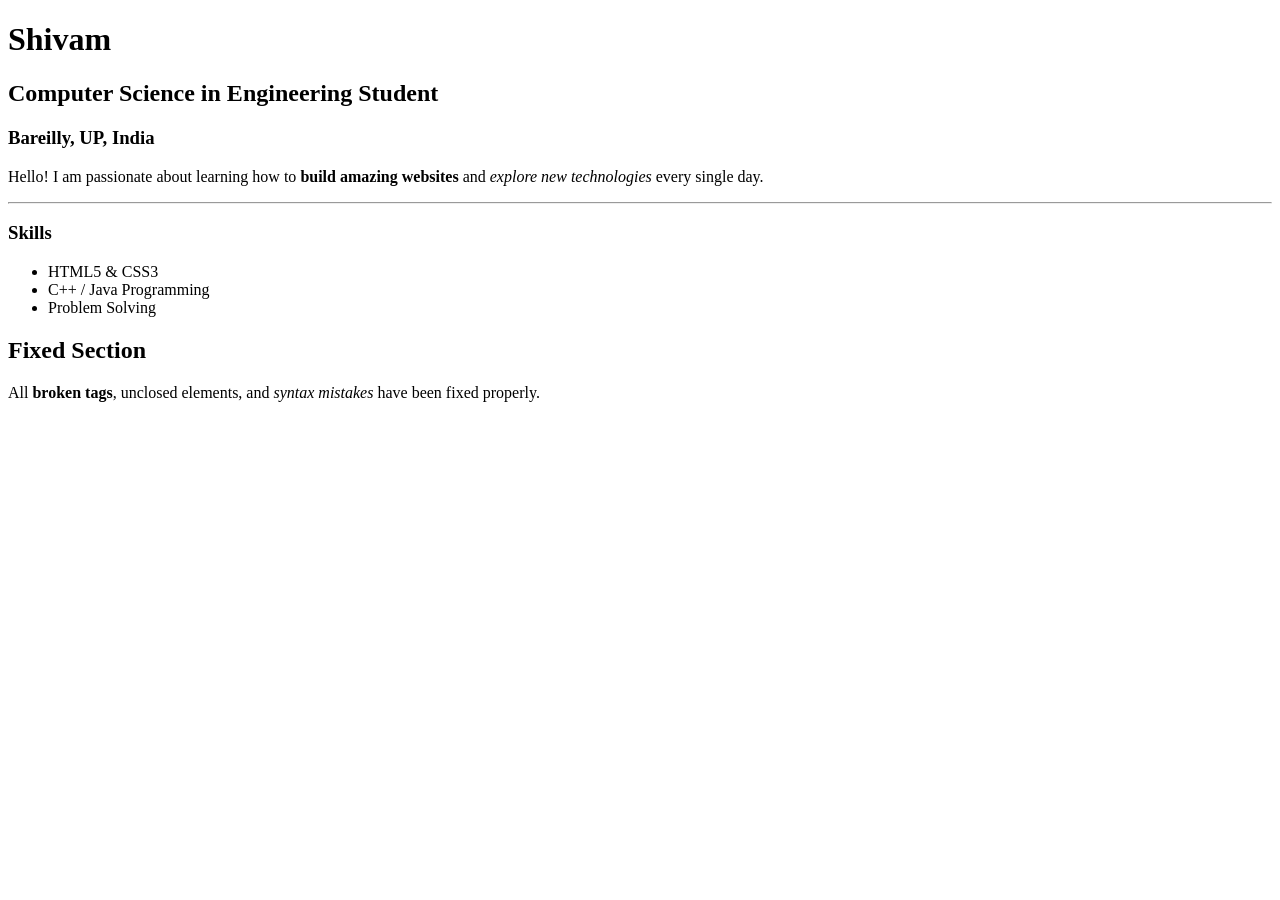
<file: Week2/index.html>
<!DOCTYPE html>
<html lang="en">

<head>
    <meta charset="UTF-8">
    <meta name="viewport" content="width=device-width, initial-scale=1.0">
    <title>Document</title>
</head>

<body>
    <header>
        <h1>Shivam</h1>
        <h2>Computer Science in Engineering Student</h2>
        <h3>Bareilly, UP, India</h3>
    </header>
    <p>Hello! I am passionate about learning how to
        <strong>build amazing websites</strong> and
        <em>explore new technologies</em> every single day.
    </p>
    <hr>
    <div id="skills-container" class="box">
        <h3>Skills</h3>
        <ul>
            <li>HTML5 & CSS3</li>
            <li>C++ / Java Programming</li>
            <li>Problem Solving</li>
        </ul>
    </div>
    <div id="broken-code-fixed">
        <h2>Fixed Section</h2>
        <p>All <strong>broken tags</strong>, unclosed elements, and <em>syntax mistakes</em> have been fixed properly.
        </p>
    </div>


</body>

</html>
</file>
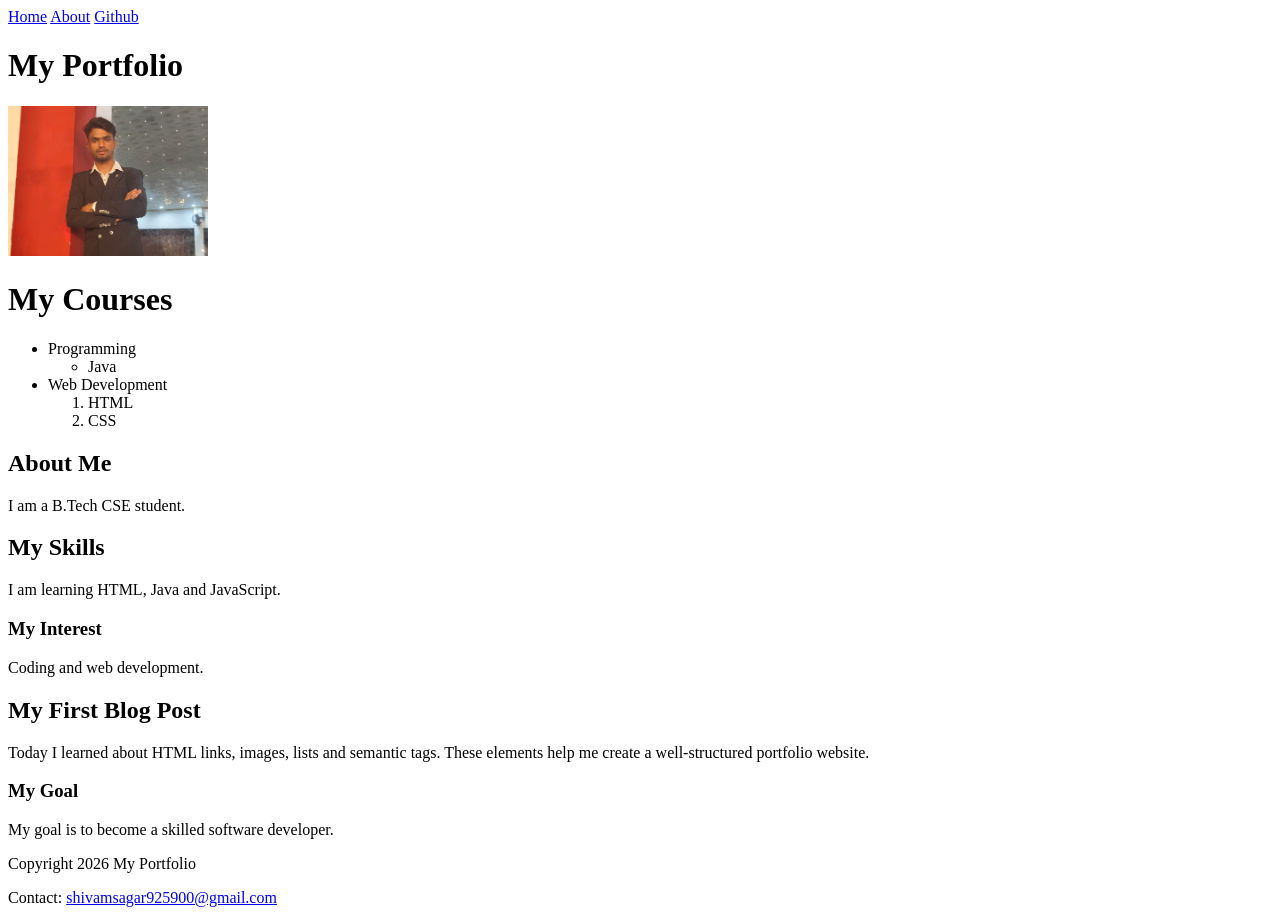
<file: Week3/index.html>
<!DOCTYPE html>
<html>
<head>
    <title>My Portfolio</title>
</head>
<body>
<header>
    <nav>
        <a href="index.html">Home</a>
        <a href="about">About</a>
        <a href="https://github.com/shivamsagar925900-pixel" target="_blank">
            Github 
        </a>
    </nav>
</header>

    <h1>My Portfolio</h1>

    <img src="profile.jpg"
         alt="My profile picture"
         width="200">



    <h1>My Courses</h1>

    <ul>
        <li>Programming
            <ul>
                <li>Java</li>
            </ul>
        </li>

        <li>Web Development
            <ol>
                <li>HTML</li>
                <li>CSS</li>
            </ol>
        </li>
    </ul>


    

    <main>
        <section>
            <h2>About Me</h2>
            <p>I am a B.Tech CSE student.</p>
        </section>

        <article>
            <h2>My Skills</h2>
            <p>I am learning HTML, Java and JavaScript.</p>
        </article>

        <aside>
            <h3>My Interest</h3>
            <p>Coding and web development.</p>
        </aside>
    

    


        <article>
            <h2>My First Blog Post</h2>
            <p>
                Today I learned about HTML links, images,
                lists and semantic tags. These elements help
                me create a well-structured portfolio website.
            </p>
        </article>

        <aside>
            <h3>My Goal</h3>
            <p>My goal is to become a skilled software developer.</p>
        </aside>
        
    </main>

    <footer>
        <p>Copyright 2026 My Portfolio</p>
        <p>Contact: <a href="mailto:shivamsagar925900@gmail.com">shivamsagar925900@gmail.com</a></footer> 
    </footer>

</body>
</html>
</file>
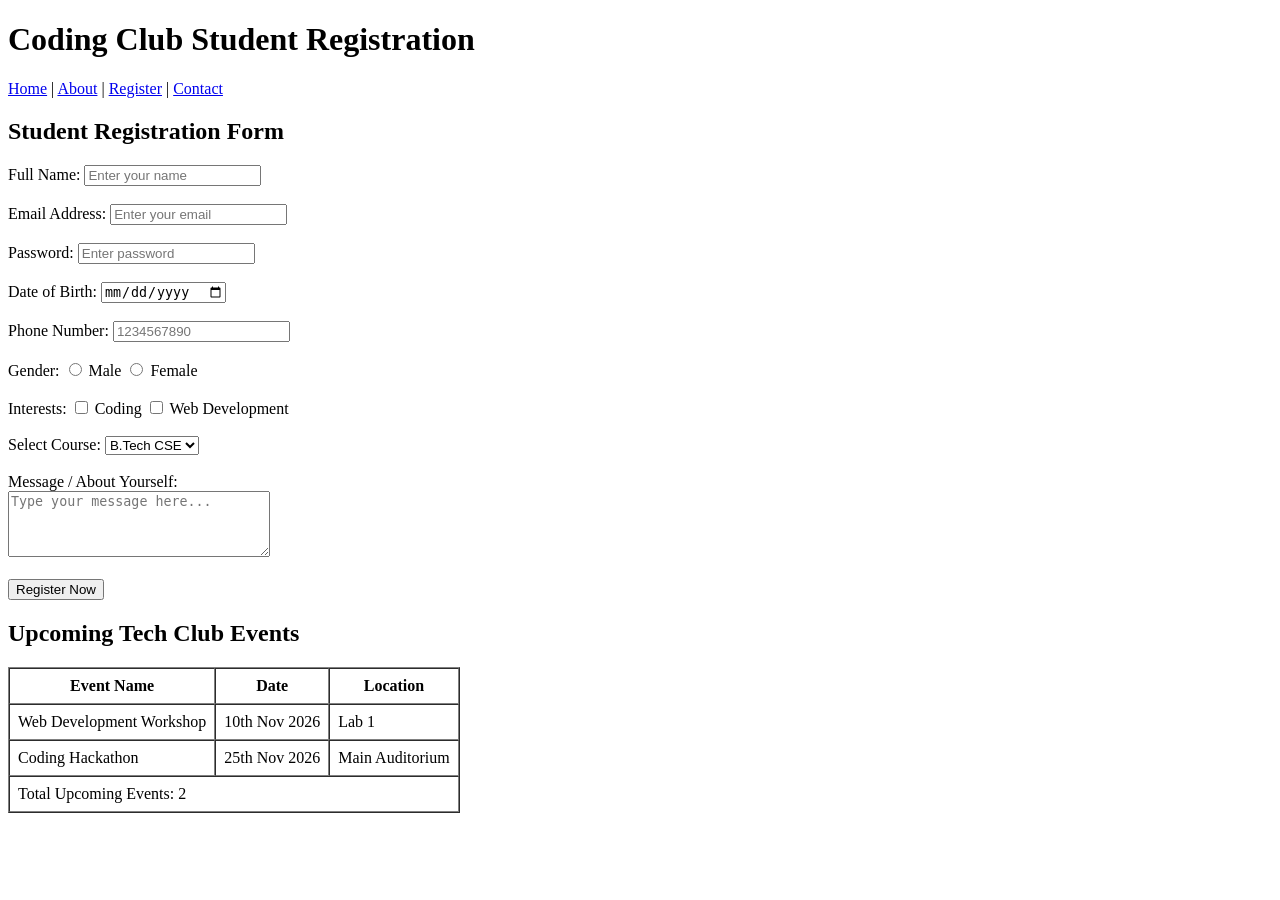
<file: Week4/index.html>
<!DOCTYPE html>
<html lang="en">
<head>
    <meta charset="UTF-8">
    <meta name="viewport" content="width=device-width, initial-scale=1.0">
    
    <meta name="description" content="Invertis Tech Club Registration Page">
    <meta name="keywords" content="Tech Club, Invertis, HTML, Coding, Registration">
    <meta name="author" content="Shivam">

    <link rel="icon" type="image/x-icon" href="favicon.ico">

    <title>Tech Club - Home</title>
</head>
<body>
    <header>
        <h1> Coding Club Student Registration</h1>
        <nav>
            <a href="index.html">Home</a> | 
            <a href="about.html">About</a> | 
            <a href="register.html">Register</a> | 
            <a href="contact.html">Contact</a>
        </nav>
    </header>

    <main>
        <section>
            <h2>Student Registration Form</h2>
        
            <form action="#">

                <div>
                    <label for="name">Full Name:</label>
                    <input type="text" id="name" name="name" placeholder="Enter your name">
                </div>
                <br>

                <div>
                    <label for="email">Email Address:</label>
                    <input type="email" id="email" name="email" placeholder="Enter your email">
                </div>
                <br>

                <div>
                    <label for="password">Password:</label>
                    <input type="password" id="password" name="password" placeholder="Enter password">
                </div>
                <br>

                <div>
                    <label for="dob">Date of Birth:</label>
                    <input type="date" id="dob" name="dob">
                </div>
                <br>

                <div>
                    <label for="phone">Phone Number:</label>
                    <input type="tel" id="phone" name="phone" placeholder="1234567890">
                </div>
                <br>

                <div>
                    <label>Gender:</label>
                    <input type="radio" id="male" name="gender" value="male">
                    <label for="male">Male</label>
                    <input type="radio" id="female" name="gender" value="female">
                    <label for="female">Female</label>
                </div>
                <br>

                <div>
                    <label>Interests:</label>
                    <input type="checkbox" id="coding" name="interest" value="coding">
                    <label for="coding">Coding</label>
                    <input type="checkbox" id="web" name="interest" value="web">
                    <label for="web">Web Development</label>
                </div>
                <br>

                <div>
                    <label for="course">Select Course:</label>
                    <select id="course" name="course">
                        <option value="btech_cse">B.Tech CSE</option>
                        <option value="bca">BCA</option>
                        <option value="mca">MCA</option>
                    </select>
                </div>
                <br>

                <div>
                    <label for="message">Message / About Yourself:</label><br>
                    <textarea id="message" name="message" rows="4" cols="30" placeholder="Type your message here..."></textarea>
                </div>
                <br>

                <div>
                    <input type="submit" value="Register Now">
                </div>
            </form>
        </section>
        <!-- Task 4.3: Events Table -->
        <section>
            <h2>Upcoming Tech Club Events</h2>
            
            <table border="1" cellpadding="8" cellspacing="0">
                <!-- Heading Row -->
                <thead>
                    <tr>
                        <th>Event Name</th>
                        <th>Date</th>
                        <th>Location</th>
                    </tr>
                </thead>

                <!-- Body Rows -->
                <tbody>
                    <tr>
                        <td>Web Development Workshop</td>
                        <td>10th Nov 2026</td>
                        <td>Lab 1</td>
                    </tr>
                    <tr>
                        <td>Coding Hackathon</td>
                        <td>25th Nov 2026</td>
                        <td>Main Auditorium</td>
                    </tr>
                </tbody>

                <!-- Footer Row -->
                <tfoot>
                    <tr>
                        <td colspan="3">Total Upcoming Events: 2</td>
                    </tr>
                </tfoot>
            </table>
        </section>
    </main>
    
</body>
</html>
</file>
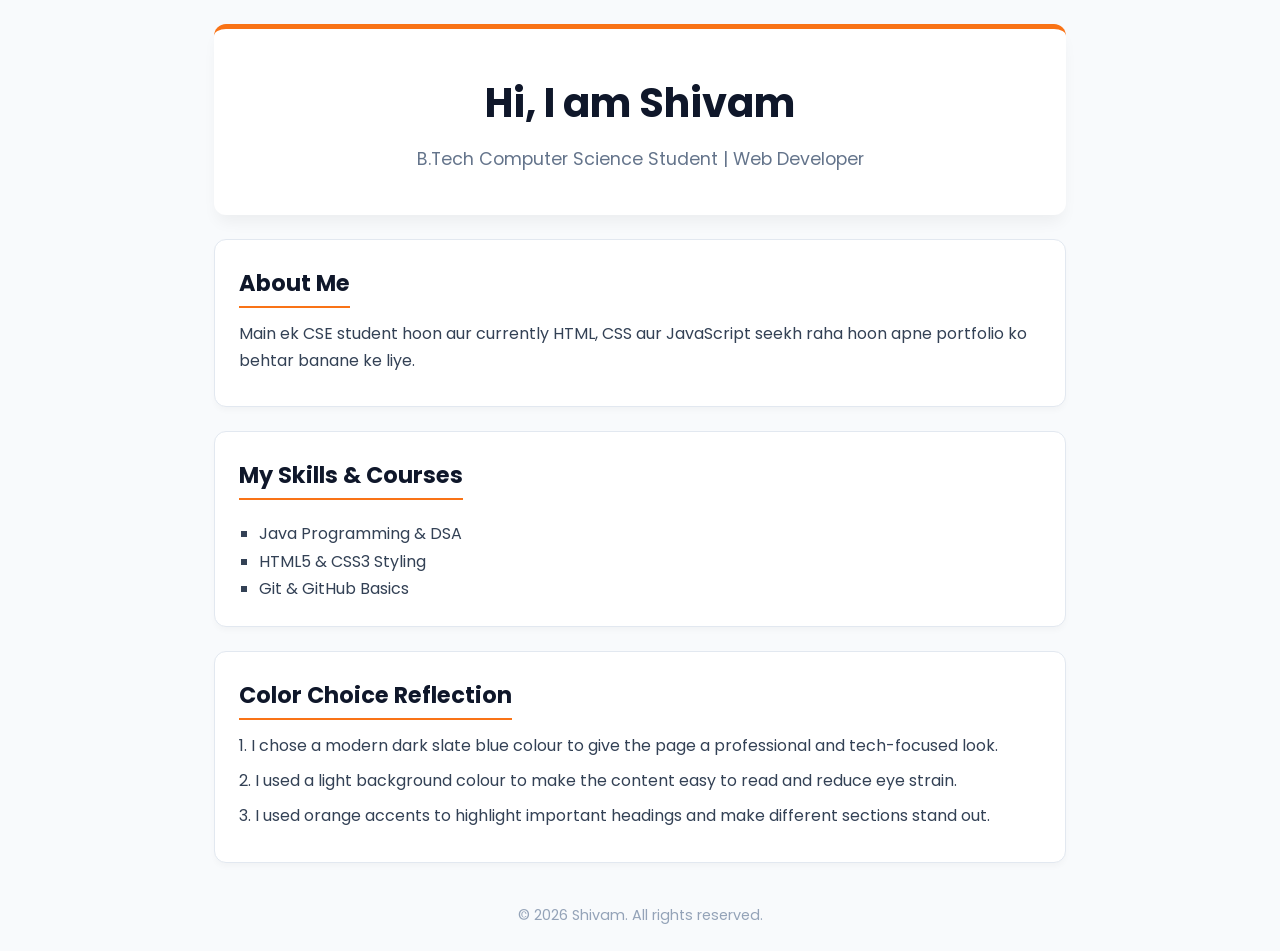
<file: Week5/index.html>
<!DOCTYPE html>
<html lang="en">
<head>
    <meta charset="UTF-8">
    <meta name="viewport" content="width=device-width, initial-scale=1.0">
    <title>Shivam's Portfolio - Week 5</title>
    
    <link href="https://fonts.googleapis.com/css2?family=Poppins:wght@300;400;600&display=swap" rel="stylesheet">
    
    <link rel="stylesheet" href="style.css">
</head>
<body>

    <header id="hero">
        <h1>Hi, I am Shivam</h1>
        <p>B.Tech Computer Science Student | Web Developer</p>
    </header>

    <main>
        <section class="card">
            <h2>About Me</h2>
            <p>Main ek CSE student hoon aur currently HTML, CSS aur JavaScript seekh raha hoon apne portfolio ko behtar banane ke liye.</p>
        </section>

        <section class="card">
            <h2>My Skills & Courses</h2>
            <ul>
                <li>Java Programming & DSA</li>
                <li>HTML5 & CSS3 Styling</li>
                <li>Git & GitHub Basics</li>
            </ul>
        </section>
        <article class="card">
            <h2>Color Choice Reflection</h2>
            <p>1. I chose a modern dark slate blue colour to give the page a professional and tech-focused look.</p>
<p>2. I used a light background colour to make the content easy to read and reduce eye strain.</p>
<p>3. I used orange accents to highlight important headings and make different sections stand out.</p>
        </article>
    </main>

    <footer>
        <p>&copy; 2026 Shivam. All rights reserved.</p>
    </footer>

</body>
</html>
</file>
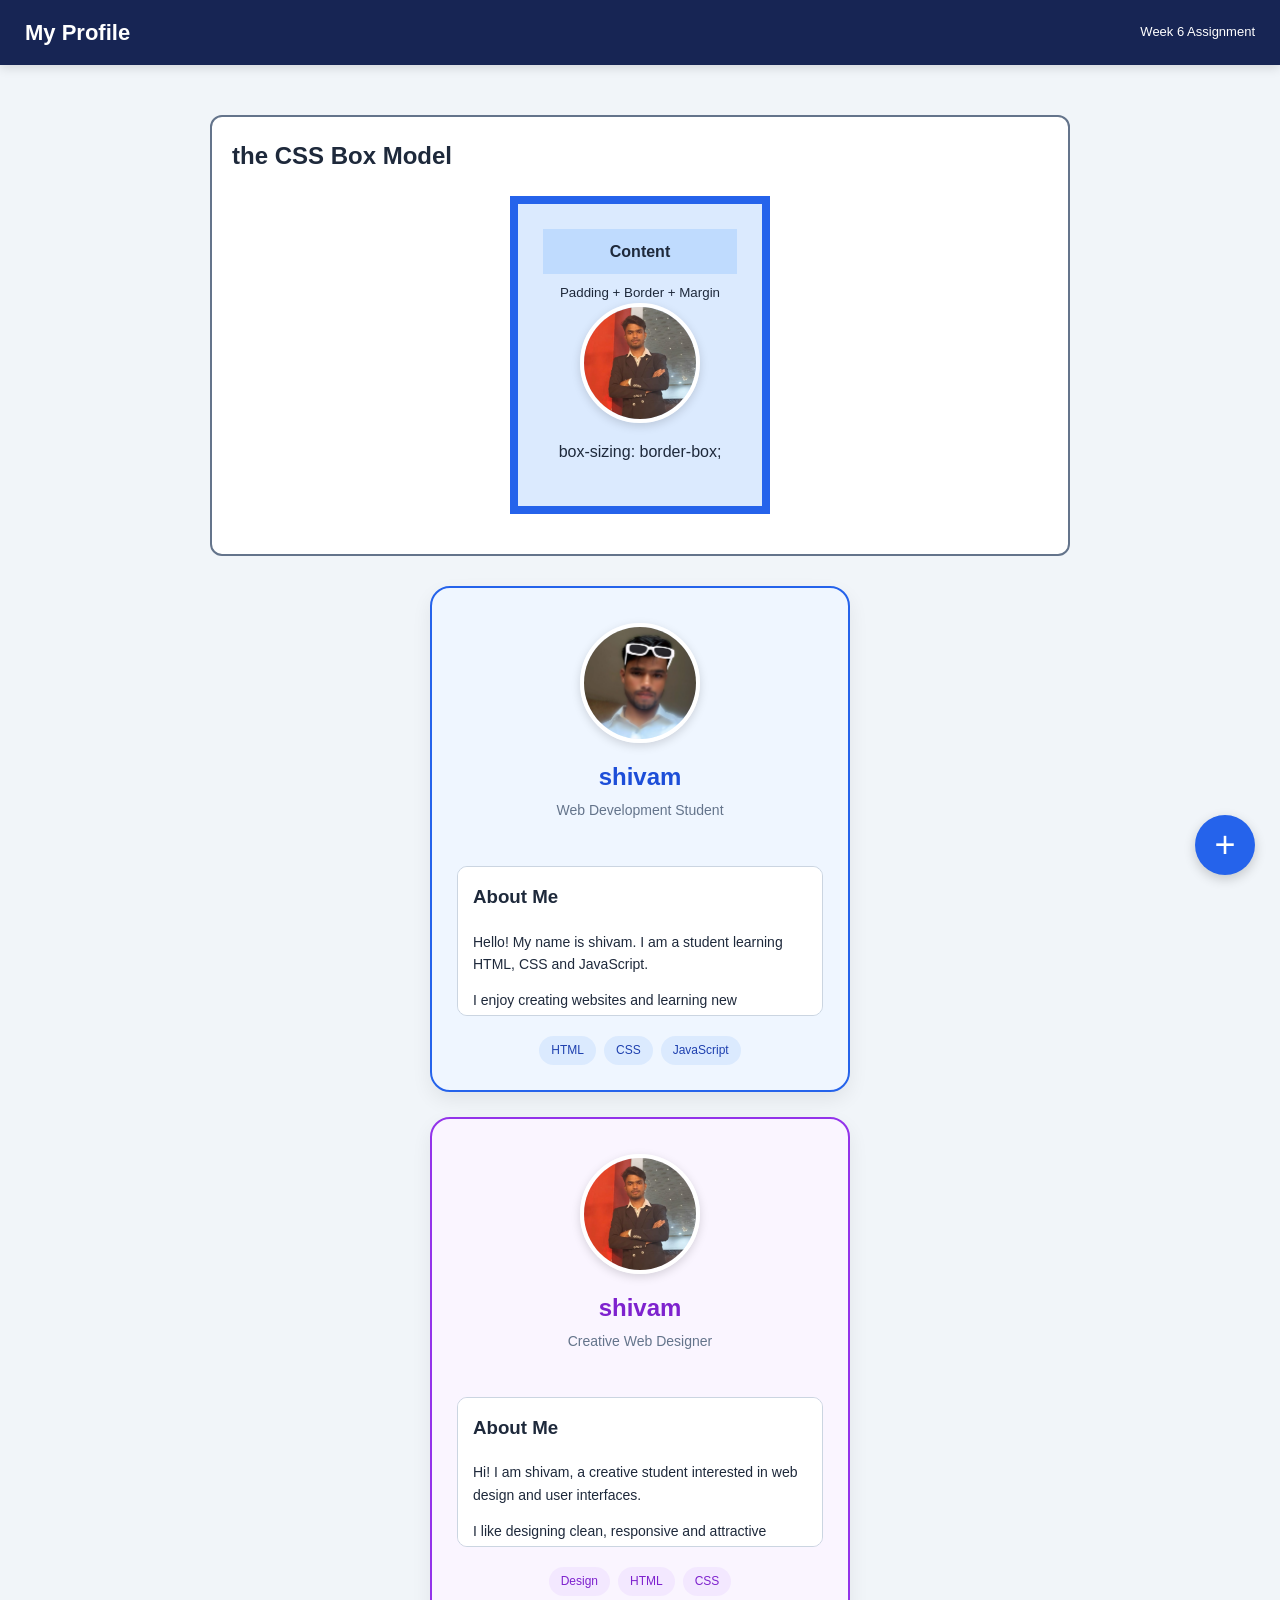
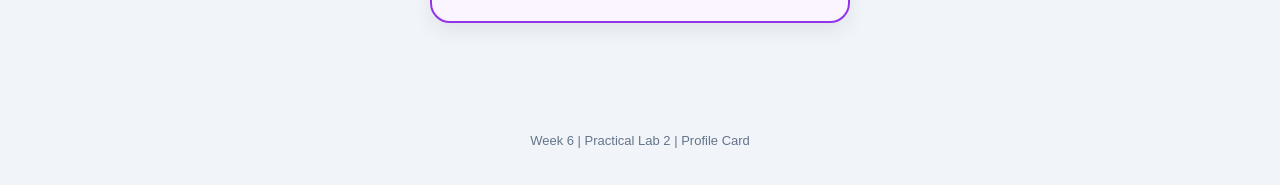
<file: Week6/index.html>
<!DOCTYPE html>
<html lang="en">
<head>
    <meta charset="UTF-8">
    <meta name="viewport" content="width=device-width, initial-scale=1.0">
    <title>Week 6 - Profile Card</title>
    <link rel="stylesheet" href="style.css">
</head>
<body>
    <header class="top-bar">
        <h2>My Profile</h2>
        <span class="top-label">Week 6 Assignment</span>
    </header>
   <main class="profile-container">
        <section class="box-model-demo">
            <h2>the CSS Box Model</h2>
            <div class="box-model-example">
                <span>Content</span>
                <small>Padding + Border + Margin</small>
                <img
                src="profile.jpg"
                    alt="Profile photo"
                    class="avatar"
            </div>
            <p>box-sizing: border-box;</p>
        </section>
        <article class="profile-card card-blue">
            <div class="profile-header">
                <img
                    src="photo - Copy.jpeg"
                    alt="Profile photo"
                    class="avatar"
                >
                <h2>shivam</h2>
                <p class="role">Web Development Student</p>
            </div>
            <div class="bio-box">
                <h3>About Me</h3>
                <p>
                    Hello! My name is shivam. I am a student
                    learning HTML, CSS and JavaScript.
                </p>
                <p>
                    I enjoy creating websites and learning new
                    programming concepts. My goal is to become
                    a skilled full-stack developer.
                </p>
                <p>
                    I practise coding daily and work on small
                    projects to improve my problem-solving skills.
                </p>
                <p>
                    My hobbies include reading, learning technology,
                    listening to music and exploring new ideas.
                </p>
                <p>
                    I believe consistency and practice are the keys
                    to becoming a good programmer.
                </p>
            </div>

            <div class="profile-footer">
                <span>HTML</span>
                <span>CSS</span>
                <span>JavaScript</span>
            </div>
        </article>
    
        <article class="profile-card card-purple">
            <div class="profile-header">
                <img
                    src="profile.jpg"
                    alt="Profile photo"
                    class="avatar"
                >
                <h2>shivam</h2>
                <p class="role">Creative Web Designer</p>
            </div>
             <div class="bio-box">
                <h3>About Me</h3>
                <p>
                    Hi! I am shivam, a creative student
                    interested in web design and user interfaces.
                </p>
                <p>
                    I like designing clean, responsive and
                    attractive websites using HTML and CSS.
                </p>
                <p>
                    I am learning layout techniques, the CSS
                    box model, positioning and responsive design.
                </p>
                <p>
                    My aim is to create user-friendly websites
                    and develop my frontend development skills.
                </p>
            </div>

            <div class="profile-footer">
                <span>Design</span>
                <span>HTML</span>
                <span>CSS</span>
            </div>
        </article>
   </main>
    <button class="floating-button"
            type="button"
            aria-label="Add profile">
        +
    </button>

    <footer class="page-footer">
        <p>Week 6 | Practical Lab 2 | Profile Card</p>
    </footer>
</body>
</html>
</file>
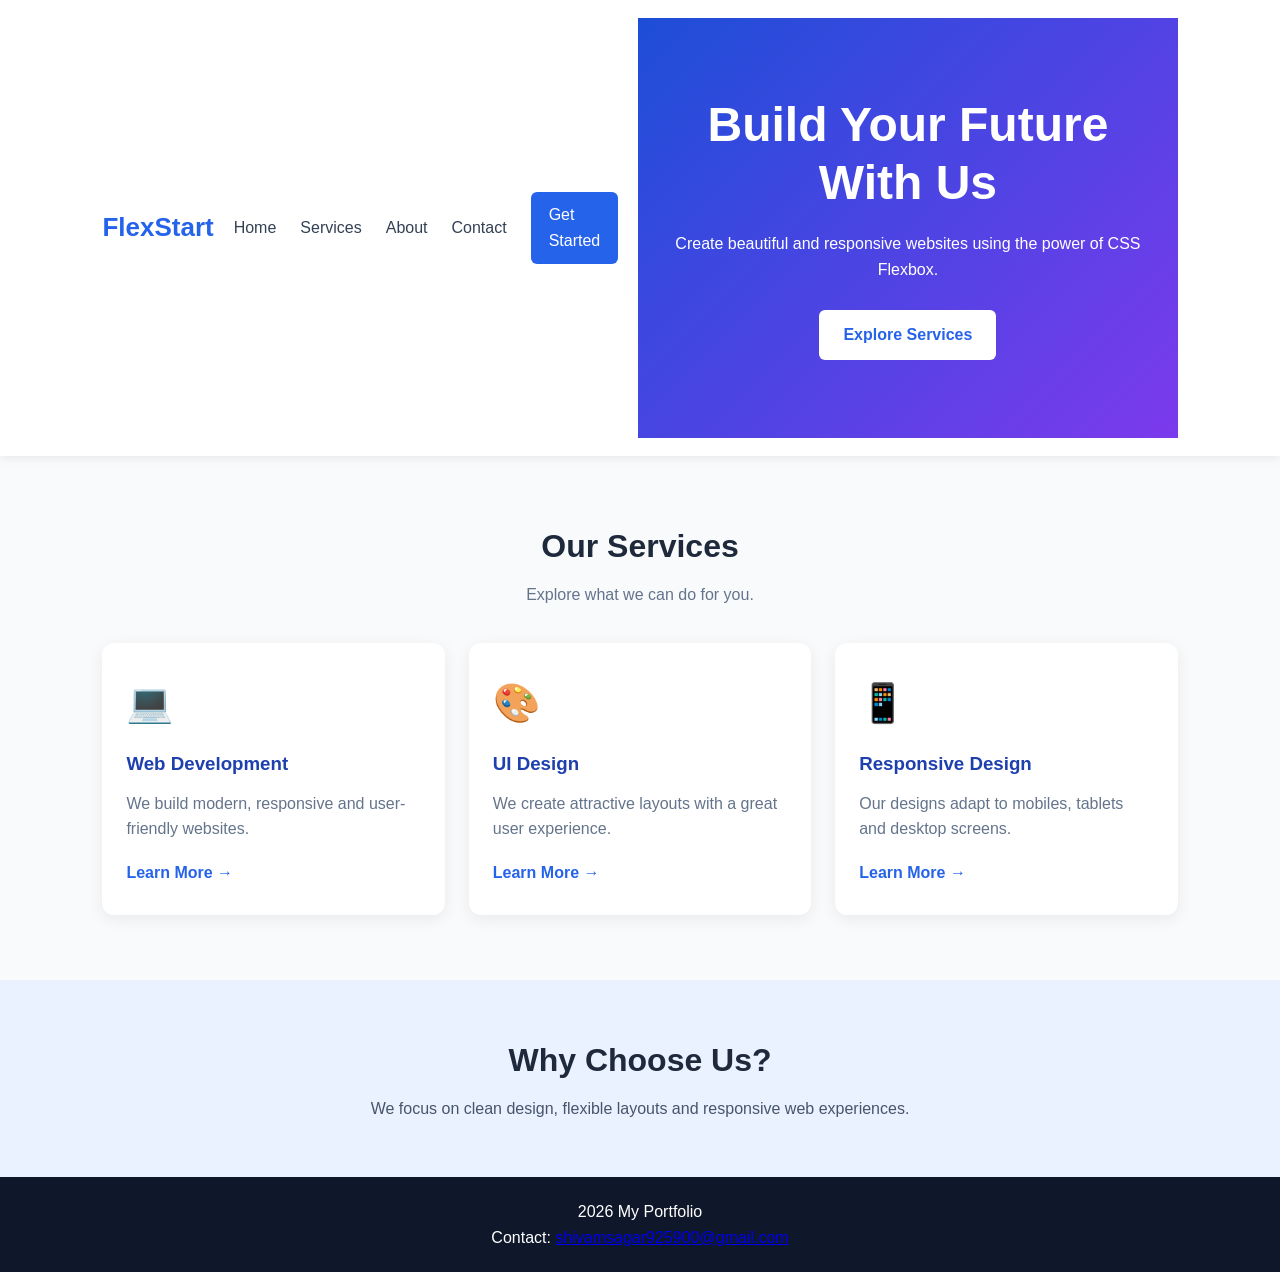
<file: Week7/index.html>
<!DOCTYPE html>
<html lang="en">
<head>
    <meta charset="UTF-8">
    <meta name="viewport" content="width=device-width, initial-scale=1.0">
    <title>Flexbox Landing Page</title>
    <link rel="stylesheet" href="style.css">
</head>
<body>

    <header class="navbar">
        <div class="logo">FlexStart</div>

        <nav class="nav-links">
            <a href="#home">Home</a>
            <a href="#services">Services</a>
            <a href="#about">About</a>
            <a href="#contact">Contact</a>
            <a href="#services" class="nav-button">Get Started</a>
        </nav>
        
    <section class="banner" id="home">
        <div class="banner-content">
            <h1>Build Your Future With Us</h1>
                Create beautiful and responsive websites
                using the power of CSS Flexbox.
            </p>
            <a href="#services" class="banner-button">Explore Services</a>
        </div>
          </section>

        </header>
      
    <section class="services" id="services">
        <h2>Our Services</h2>
        <p class="section-description">
             Explore what we can do for you.
        </p>

        <div class="card-container">
            <div class="card">
                <div class="card-icon">💻</div>
                <h3>Web Development</h3>
                <p>
                    We build modern, responsive and
                    user-friendly websites.
                </p>
                <a href="#contact">Learn More →</a>
            </div>

            <div class="card">
                <div class="card-icon">🎨</div>
                <h3>UI Design</h3>
                <p>
                    We create attractive layouts with
                    a great user experience.
                </p>
                <a href="#contact">Learn More →</a>
            </div>

            <div class="card">
                <div class="card-icon">📱</div>
                <h3>Responsive Design</h3>
                <p>
                    Our designs adapt to mobiles,
                    tablets and desktop screens.
                </p>
                <a href="#contact">Learn More →</a>
            </div>
        </div>
    </section>
    <section class="about" id="about">
        <h2>Why Choose Us?</h2>
        <p>
            We focus on clean design, flexible layouts
            and responsive web experiences.
        </p>
    </section>

    <footer id="contact">
        <p>2026 My Portfolio</p>
        <p>Contact: <a href="mailto:shivamsagar925900@gmail.com">shivamsagar925900@gmail.com</a></footer> 
    </footer>
        </body>
</html>
</file>
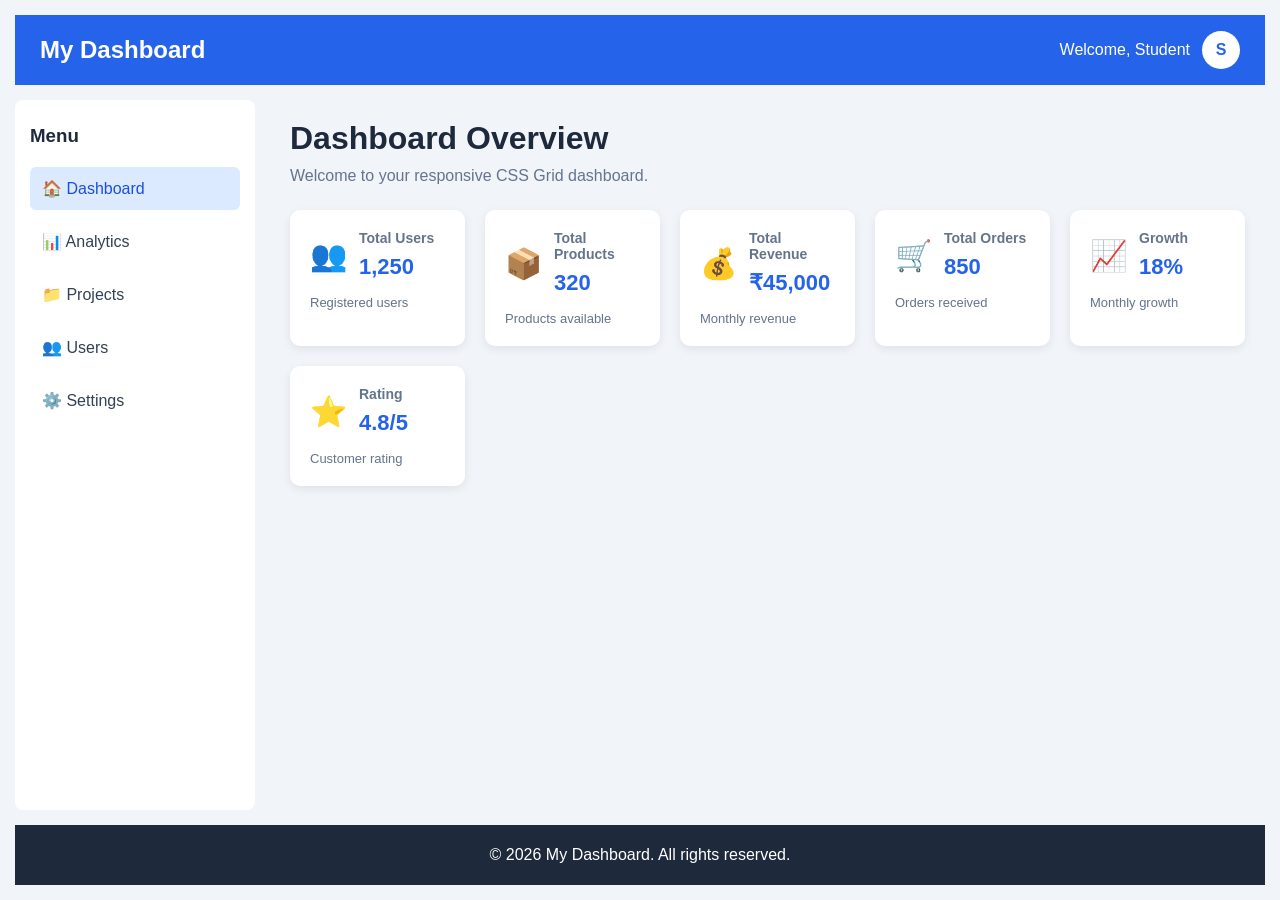
<file: Week8/index.html>
<!DOCTYPE html>
<html lang="en">
<head>
    <meta charset="UTF-8">
    <meta name="viewport" content="width=device-width, initial-scale=1.0">
    <title>Week 8 - CSS Grid Dashboard</title>
    <link rel="stylesheet" href="style.css">
</head>
<body>

    <div class="dashboard">

        <header class="header">
            <h2>My Dashboard</h2>
            <div class="profile">
                <span>Welcome, Student</span>
                <span class="avatar">S</span>
            </div>
        </header>
        <aside class="sidebar">
            <h3>Menu</h3>
            <nav>
                <a href="#" class="active">🏠 Dashboard</a>
                <a href="#">📊 Analytics</a>
                <a href="#">📁 Projects</a>
                <a href="#">👥 Users</a>
                <a href="#">⚙️ Settings</a>
            </nav>
        </aside>
        <main class="main">
            <h1>Dashboard Overview</h1>
            <p class="subtitle">
                Welcome to your responsive CSS Grid dashboard.
            </p>

            
            <section class="cards">
                <div class="card">
                    <div class="card-content">
                        <span class="icon">👥</span>
                        <div>
                            <h3>Total Users</h3>
                            <p class="number">1,250</p>
                        </div>
                    </div>
                    <p class="description">Registered users</p>
                </div>

                <div class="card">
                    <div class="card-content">
                        <span class="icon">📦</span>
                        <div>
                            <h3>Total Products</h3>
                            <p class="number">320</p>
                        </div>
                    </div>
                    <p class="description">Products available</p>
                </div>

                <div class="card">
                    <div class="card-content">
                        <span class="icon">💰</span>
                        <div>
                            <h3>Total Revenue</h3>
                            <p class="number">₹45,000</p>
                        </div>
                    </div>
                    <p class="description">Monthly revenue</p>
                </div>

                <div class="card">
                    <div class="card-content">
                        <span class="icon">🛒</span>
                        <div>
                            <h3>Total Orders</h3>
                            <p class="number">850</p>
                        </div>
                    </div>
                    <p class="description">Orders received</p>
                </div>

                <div class="card">
                    <div class="card-content">
                        <span class="icon">📈</span>
                        <div>
                            <h3>Growth</h3>
                            <p class="number">18%</p>
                        </div>
                    </div>
                    <p class="description">Monthly growth</p>
                </div>

                <div class="card">
                    <div class="card-content">
                        <span class="icon">⭐</span>
                        <div>
                            <h3>Rating</h3>
                            <p class="number">4.8/5</p>
                        </div>
                    </div>
                    <p class="description">Customer rating</p>
                </div>

            </section>
        </main>
        <footer class="footer">
            <p>&copy; 2026 My Dashboard. All rights reserved.</p>
        </footer>

    </div>
</body>
</html>
</file>
<file: Week5/style.css>
:root {
    --primary-color: #0f172a;
    --accent-color: #f97316;
    --bg-color: #f8fafc;
    --card-bg: #ffffff;
    --text-color: #334155;
    --spacing-main: 24px;
}

* {
    margin: 0;
    padding: 0;
    box-sizing: border-box;
}

body {
    font-family: 'Poppins', sans-serif; /* Google Font */
    background-color: var(--bg-color);
    color: var(--text-color);
    font-size: 16px;
    line-height: 1.7;
    padding: var(--spacing-main);
    max-width: 900px;
    margin: 0 auto;
}

h1 {
    color: var(--primary-color);
    font-size: 2.5rem;
    margin-bottom: 8px;
}

h2 {
    color: var(--primary-color);
    font-size: 1.4rem;
    margin-bottom: 12px;
    border-bottom: 2px solid var(--accent-color);
    padding-bottom: 4px;
    display: inline-block;
}

#hero {
    background-color: var(--card-bg);
    padding: 40px;
    text-align: center;
    border-radius: 12px;
    margin-bottom: var(--spacing-main);
    box-shadow: 0 10px 15px -3px rgba(0, 0, 0, 0.05);
    border-top: 5px solid var(--accent-color);
}

#hero p {
    color: #64748b;
    font-size: 1.1rem;
}

.card {
    background-color: var(--card-bg);
    padding: var(--spacing-main);
    border-radius: 12px;
    margin-bottom: var(--spacing-main);
    box-shadow: 0 4px 6px -1px rgba(0, 0, 0, 0.03);
    border: 1px solid #e2e8f0;
}

.card ul {
    list-style-type: square;
    padding-left: 20px;
    margin-top: 8px;
}

.card p {
    margin-bottom: 8px;
}

footer {
    text-align: center;
    margin-top: 40px;
    color: #94a3b8;
    font-size: 0.9rem;
}
</file>
<file: Week6/style.css>
/* Task 6.1: Apply border-box to every element */
* {
    box-sizing: border-box;
}

html {
    scroll-behavior: smooth;
}

body {
    margin: 0;
    font-family: Arial, sans-serif;
    background-color: #f1f5f9;
    color: #1e293b;
    line-height: 1.6;
}
/* Task 6.4: Sticky top bar and z-index */
.top-bar {
    position: sticky;
    top: 0;
    z-index: 1000;

    display: flex;
    justify-content: space-between;
    align-items: center;

    padding: 15px 25px;
    background-color: #172554;
    color: white;
    box-shadow: 0 3px 10px #00000020;
}

.top-bar h2 {
    margin: 0;
    font-size: 22px;
}

.top-label {
    font-size: 13px;
}

/* Main page layout */
.profile-container {
    width: 100%;
    max-width: 900px;
    margin: 30px auto;
    padding: 20px;
}
/* Task 6.1: Box model example */
.box-model-demo {
    margin-bottom: 30px;
    padding: 20px;
    border: 2px solid #64748b;
    border-radius: 12px;
    background-color: white;
}

.box-model-demo h2 {
    margin-top: 0;
}

.box-model-example {
    width: 260px;
    max-width: 100%;
    margin: 20px auto;
    padding: 25px;
    border: 8px solid #2563eb;
    background-color: #dbeafe;
    text-align: center;
}

.box-model-example span {
    display: block;
    padding: 10px;
    background-color: #bfdbfe;
    font-weight: bold;
}
.box-model-example small {
    display: block;
    margin-top: 8px;
}
/* Task 6.2: Common profile card styles */
.profile-card {
    width: 100%;
    max-width: 420px;
    margin: 25px auto;
    padding: 25px;
    border: 2px solid;
    border-radius: 20px;
    text-align: center;
    box-shadow: 0 8px 20px #00000012;
}

/* Two different colour versions */
.card-blue {
    background-color: #eff6ff;
    border-color: #2563eb;
}

.card-purple {
    background-color: #faf5ff;
    border-color: #9333ea;
}

/* Task 6.2: Circular profile photo */
.profile-header {
    padding: 10px;
}

.avatar {
    display: block;
    width: 120px;
    height: 120px;
    margin: 0 auto 15px;
    border: 4px solid white;
    border-radius: 50%;
    object-fit: cover;
    box-shadow: 0 3px 10px #00000025;
}

.profile-header h2 {
    margin: 10px 0 0;
}

.card-blue .profile-header h2 {
    color: #1d4ed8;
}

.card-purple .profile-header h2 {
    color: #7e22ce;
}

.role {
    margin-top: 3px;
    color: #64748b;
    font-size: 14px;
}
/* Task 6.3: Fixed height and scrolling bio */
.bio-box {
    height: 150px;
    overflow: auto;
    margin: 20px 0;
    padding: 15px;
    border: 1px solid #cbd5e1;
    border-radius: 10px;
    background-color: white;
    text-align: left;
}

.bio-box h3 {
    margin-top: 0;
}

.bio-box p {
    font-size: 14px;
}

/* Profile skill labels */
.profile-footer {
    display: flex;
    justify-content: center;
    flex-wrap: wrap;
    gap: 8px;
}

.profile-footer span {
    padding: 5px 12px;
    border-radius: 20px;
    background-color: #dbeafe;
    color: #1e40af;
    font-size: 12px;
}

.card-purple .profile-footer span {
    background-color: #f3e8ff;
    color: #7e22ce;
}
/* Task 6.5: Fixed circular + button */
.floating-button {
    position: fixed;
    right: 25px;
    bottom: 25px;
    z-index: 2000;

    width: 60px;
    height: 60px;
    border: none;
    border-radius: 50%;

    background-color: #2563eb;
    color: white;
    font-size: 36px;
    line-height: 1;
    cursor: pointer;
    box-shadow: 0 4px 12px #00000030;
}

.floating-button:hover {
    background-color: #1d4ed8;
}

/* Footer */
.page-footer {
    padding: 20px;
    text-align: center;
    color: #64748b;
    font-size: 13px;
}

/* Responsive layout */
@media (max-width: 480px) {
    .top-bar {
        padding: 12px 15px;
    }

    .top-bar h2 {
        font-size: 18px;
    }

    .top-label {
        font-size: 11px;
    }

    .profile-container {
        padding: 12px;
        margin: 15px auto;
    }

    .profile-card {
        padding: 18px;
    }

    .floating-button {
        right: 18px;
        bottom: 18px;
    }
}
</file>
<file: Week7/style.css>
/* General styling */
* {
    margin: 0;
    padding: 0;
    box-sizing: border-box;
}

html {
    scroll-behavior: smooth;
}

body {
    font-family: Arial, Helvetica, sans-serif;
    line-height: 1.6;
    color: #1e293b;
    background-color: #f8fafc;
}

/* Task 7.1: Navbar using Flexbox */
.navbar {
    display: flex;
    justify-content: space-between;
    align-items: center;
    padding: 18px 8%;
    background-color: #ffffff;
    box-shadow: 0 2px 10px rgba(0, 0, 0, 0.08);
    gap: 20px;
}

.logo {
    font-size: 26px;
    font-weight: bold;
    color: #2563eb;
}

.nav-links {
    display: flex;
    align-items: center;
    gap: 24px;
}

.nav-links a {
    text-decoration: none;
    color: #334155;
    font-weight: 500;
}

.nav-links a:hover {
    color: #2563eb;
}

.nav-links .nav-button {
    background-color: #2563eb;
    color: white;
    padding: 10px 18px;
    border-radius: 6px;
}
/* Task 7.2: Centered banner using Flexbox */
.banner {
    min-height: 420px;
    padding: 60px 20px;
    background: linear-gradient(135deg, #1d4ed8, #7c3aed);
    color: white;

    display: flex;
    flex-direction: column;
    justify-content: center;
    align-items: center;
    text-align: center;
}

.banner-content {
    max-width: 700px;
}

.banner h1 {
    font-size: clamp(30px, 5vw, 48px);
    line-height: 1.2;
    margin-bottom: 20px;
}

.banner p {
    font-size: 18px;
    margin-bottom: 28px;
}

.banner-button {
    display: inline-block;
    background-color: white;
    color: #2563eb;
    text-decoration: none;
    padding: 12px 24px;
    border-radius: 6px;
    font-weight: bold;
}

.banner-button:hover {
    background-color: #e2e8f0;
}

/* Services section */
.services {
    padding: 65px 8%;
    text-align: center;
}

.services h2,
.about h2 {
    font-size: 32px;
    margin-bottom: 10px;
}

.section-description {
    color: #64748b;
    margin-bottom: 35px;
}
/* Task 7.3: Flexible, wrapping card layout */
.card-container {
    display: flex;
    flex-wrap: wrap;
    justify-content: center;
    align-items: stretch;
    gap: 24px;
}

.card {
    flex: 1 1 200px;
    max-width: 350px;
    padding: 30px 24px;
    background-color: white;
    border-radius: 12px;
    box-shadow: 0 4px 16px rgba(0, 0, 0, 0.07);
    text-align: left;
}

.card-icon {
    font-size: 38px;
    margin-bottom: 15px;
}

.card h3 {
    margin-bottom: 12px;
    color: #1e40af;
}

.card p {
    color: #64748b;
    margin-bottom: 18px;
}

.card a {
    color: #2563eb;
    text-decoration: none;
    font-weight: bold;
}
/* Task 7.4: Complete landing page */
.about {
    padding: 55px 8%;
    text-align: center;
    background-color: #eaf1ff;
}

.about p {
    max-width: 650px;
    margin: 0 auto;
    color: #475569;
}

footer {
    padding: 22px;
    text-align: center;
    background-color: #0f172a;
    color: white;
}
/* Task 7.5: Responsive layout for tablets */
@media (max-width: 768px) {
    .navbar {
        flex-direction: column;
        gap: 16px;
    }

    .nav-links {
        justify-content: center;
        flex-wrap: wrap;
        gap: 14px;
    }

    .banner {
        min-height: 350px;
    }

    .services {
        padding: 45px 5%;
    }
}

/* Task 7.5: Responsive layout for mobile phones */
@media (max-width: 480px) {
    .navbar {
        padding: 18px 5%;
    }

    .nav-links {
        gap: 12px;
        font-size: 14px;
    }

    .nav-links .nav-button {
        padding: 8px 12px;
    }

    .banner {
        min-height: 320px;
        padding: 45px 18px;
    }

    .banner p {
        font-size: 16px;
    }

    .services h2,
    .about h2 {
        font-size: 26px;
    }

    .card {
        flex-basis: 200px;
        max-width: none;
    }
}
</file>
<file: Week8/style.css>
/* General Reset */
* {
    margin: 0;
    padding: 0;
    box-sizing: border-box;
}

body {
    font-family: Arial, sans-serif;
    background-color: #f1f5f9;
    color: #1e293b;
}

/* =====================================
   Task 8.1: CSS Grid, Columns, fr and Gap
   ===================================== */

.dashboard {
    min-height: 100vh;
    display: grid;

    grid-template-columns: 240px 1fr;
    grid-template-rows: 70px 1fr 60px;

    gap: 15px;
    padding: 15px;
}
/* =====================================
   Task 8.3: Named Grid Areas
   head, side, main and foot
   ===================================== */

.header {
    grid-area: head;
    background-color: #2563eb;
    color: white;
    padding: 15px 25px;

    display: flex;
    justify-content: space-between;
    align-items: center;
}

.sidebar {
    grid-area: side;
    background-color: white;
    padding: 25px 15px;
    border-radius: 8px;
}

.main {
    grid-area: main;
    padding: 20px;
    min-width: 0;
}

.footer {
    grid-area: foot;
    background-color: #1e293b;
    color: white;
    display: flex;
    justify-content: center;
    align-items: center;
    text-align: center;
    padding: 15px;
}

/* Connect named areas to the grid */
.dashboard {
    grid-template-areas:
        "head head"
        "side main"
        "foot foot";
}

/* Header Profile */
.profile {
    display: flex;
    align-items: center;
    gap: 12px;
}

.avatar {
    background-color: white;
    color: #2563eb;
    width: 38px;
    height: 38px;
    border-radius: 50%;

    display: flex;
    justify-content: center;
    align-items: center;
    font-weight: bold;
}

/* Sidebar Navigation */
.sidebar h3 {
    margin-bottom: 20px;
}

.sidebar nav {
    display: flex;
    flex-direction: column;
    gap: 10px;
}

.sidebar a {
    text-decoration: none;
    color: #334155;
    padding: 12px;
    border-radius: 6px;
}

.sidebar a:hover,
.sidebar a.active {
    background-color: #dbeafe;
    color: #1d4ed8;
}

/* Main Content */
.main h1 {
    margin-bottom: 10px;
}

.subtitle {
    color: #64748b;
    margin-bottom: 25px;
}
/* =====================================
   Task 8.2: Responsive Grid
   repeat(auto-fit, minmax(150px, 1fr))
   ===================================== */

.cards {
    display: grid;

    grid-template-columns:
        repeat(auto-fit, minmax(150px, 1fr));

    gap: 20px;
}
/* =====================================
   Task 8.4: Flexbox Inside Each Card
   Icon and text side by side
   ===================================== */

.card {
    background-color: white;
    padding: 20px;
    border-radius: 10px;
    box-shadow: 0 3px 10px rgba(0, 0, 0, 0.08);

    display: flex;
    flex-direction: column;
    gap: 15px;
}

.card-content {
    display: flex;
    align-items: center;
    gap: 12px;
}

.icon {
    font-size: 30px;
}

.card h3 {
    font-size: 14px;
    color: #64748b;
    margin-bottom: 8px;
}

.number {
    font-size: 22px;
    font-weight: bold;
    color: #2563eb;
}

.description {
    font-size: 13px;
    color: #64748b;
}

.card:hover {
    transform: translateY(-4px);
    transition: transform 0.2s ease;
}
/* =====================================
   Task 8.5: Test Grid in DevTools
   Inspect .dashboard and .cards
   ===================================== */

/* Responsive Layout */
@media (max-width: 768px) {
    .dashboard {
        grid-template-columns: 1fr;

        grid-template-rows: auto auto 1fr auto;

        grid-template-areas:
            "head"
            "side"
            "main"
            "foot";
    }

    .header {
        gap: 12px;
        padding: 15px;
        flex-wrap: wrap;
    }

    .sidebar {
        padding: 15px;
    }

    .sidebar nav {
        flex-direction: row;
        flex-wrap: wrap;
    }

    .main {
        padding: 10px;
    }

    .cards {
        grid-template-columns:
            repeat(auto-fit, minmax(150px, 1fr));
    }
}

@media (max-width: 400px) {
    .profile span:first-child {
        display: none;
    }

    .cards {
        grid-template-columns: 1fr;
    }
}
</file>
